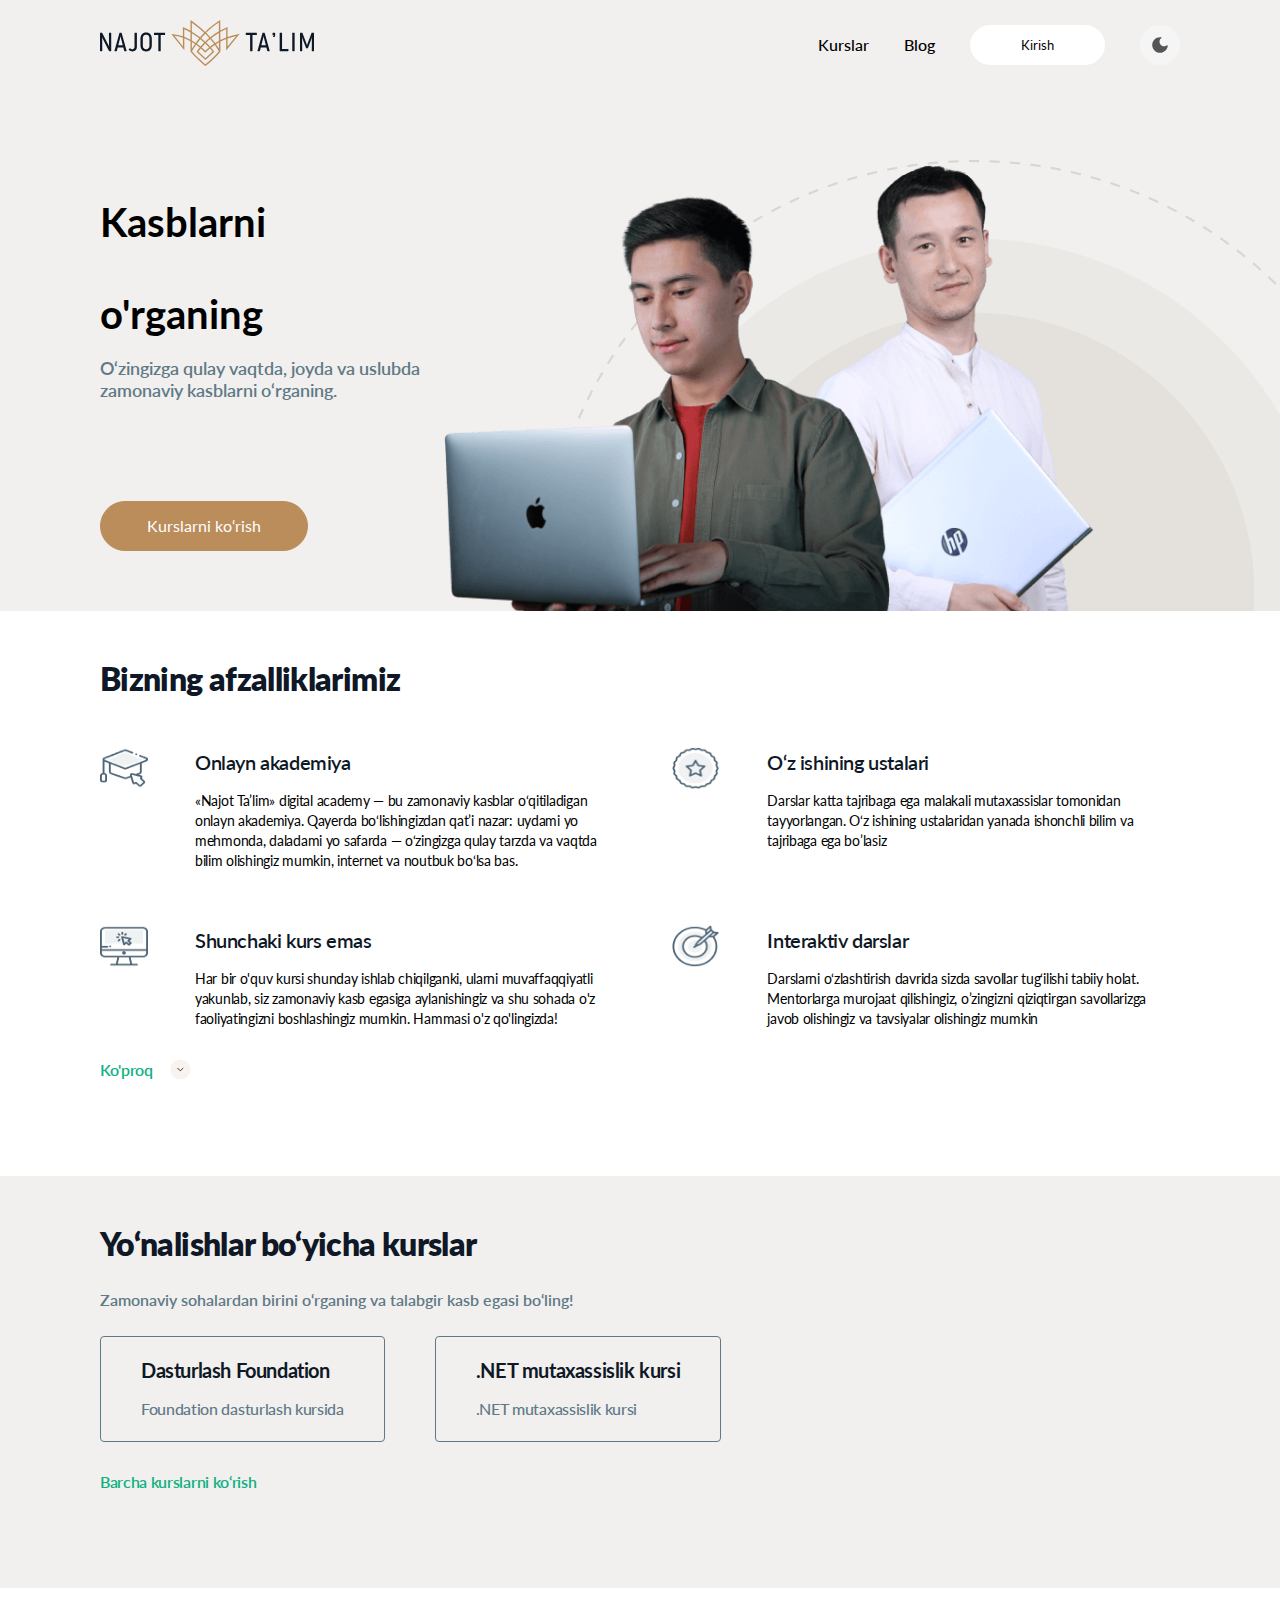
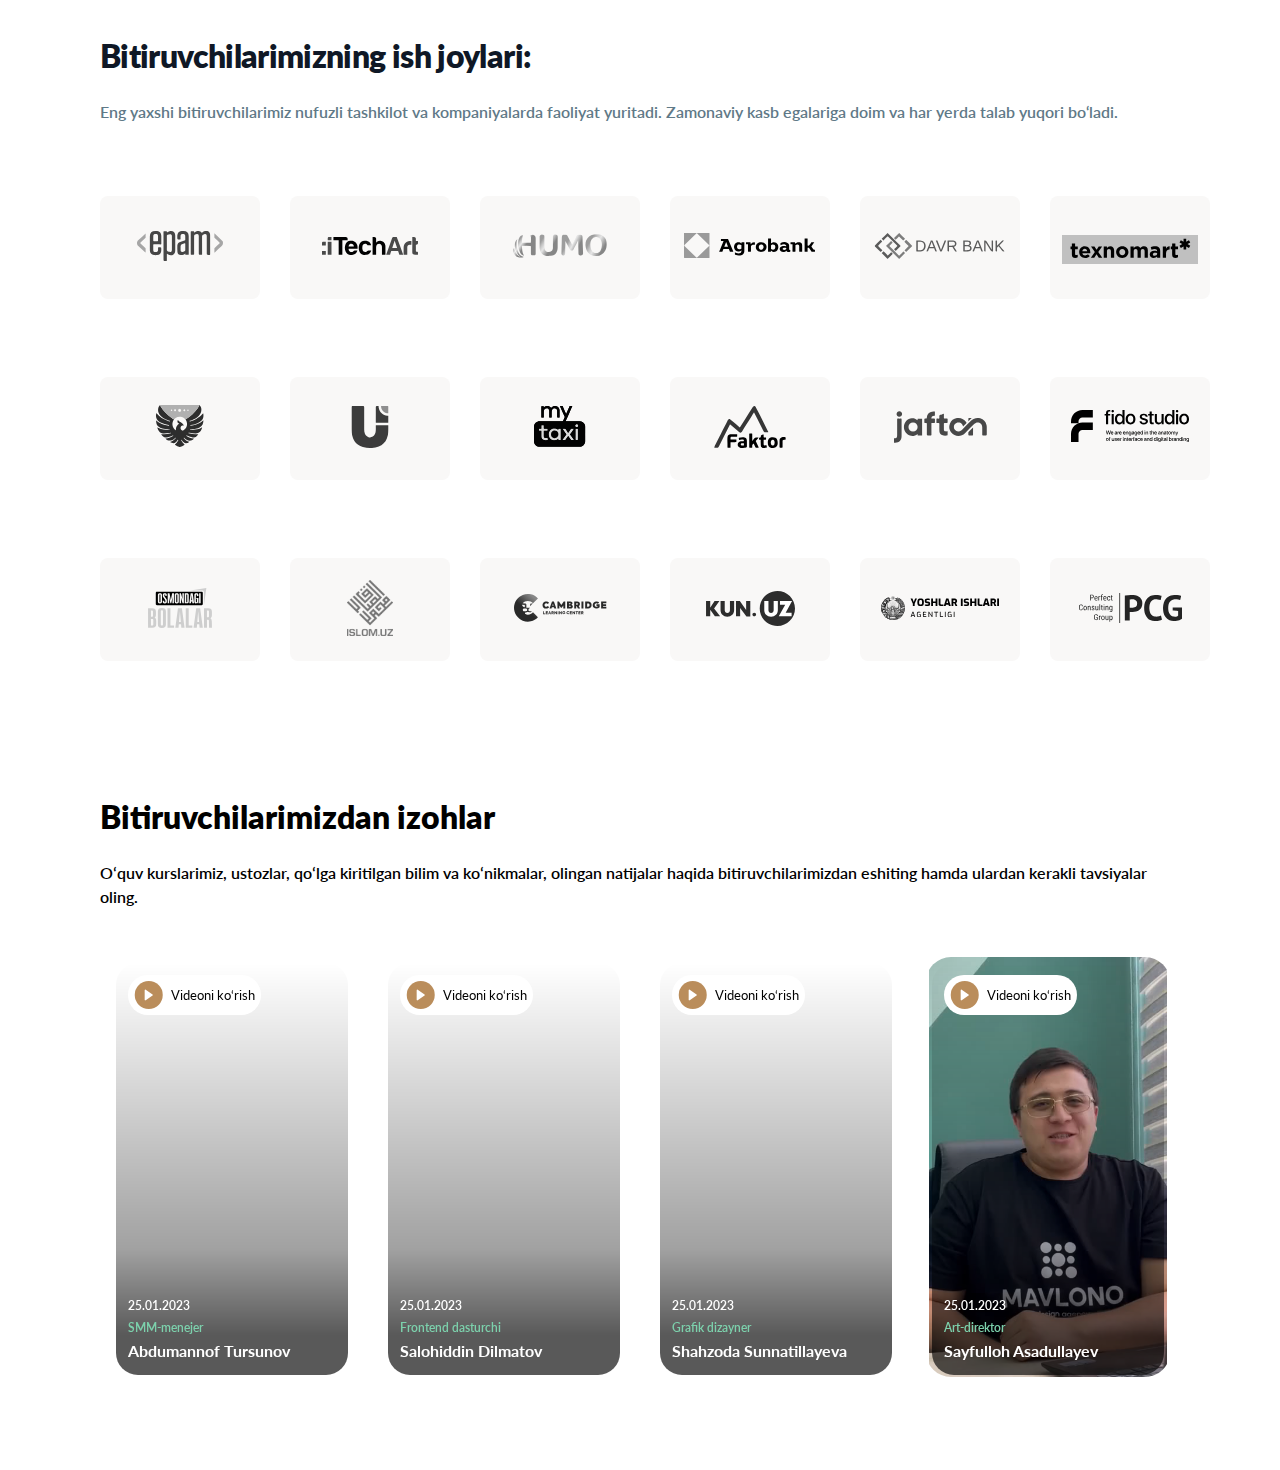
<file: index.html>
<!DOCTYPE html>
<html lang="uz">

<head>
  <meta charset="UTF-8" />
  <meta http-equiv="X-UA-Compatible" content="IE=edge" />
  <meta name="description" content="Agentlik sayti" />
  <meta name="viewport" content="width=device-width, initial-scale=1.0" />
  <link rel="preconnect" href="https://fonts.googleapis.com">
  <link rel="preconnect" href="https://fonts.gstatic.com" crossorigin>
  <link href="https://fonts.googleapis.com/css2?family=DM+Sans:wght@500&family=Lato:wght@300;400;700;900&display=swap"
    rel="stylesheet">
  <link rel="stylesheet" href="https://cdnjs.cloudflare.com/ajax/libs/font-awesome/6.4.0/css/all.min.css"
    integrity="sha512-iecdLmaskl7CVkqkXNQ/ZH/XLlvWZOJyj7Yy7tcenmpD1ypASozpmT/E0iPtmFIB46ZmdtAc9eNBvH0H/ZpiBw=="
    crossorigin="anonymous" referrerpolicy="no-referrer" />
  <title>Agency</title>

  <!-- Unicons link -->

  <link rel="stylesheet" href="https://unicons.iconscout.com/release/v4.0.0/css/line.css" />
  <link rel="stylesheet" href="https://unicons.iconscout.com/release/v4.0.0/css/solid.css" />
  <link rel="stylesheet" href="https://unicons.iconscout.com/release/v4.0.0/css/thinline.css" />

  <!-- style css -->

  <link rel="stylesheet" href="scss/style.css" />
</head>

<body>
  <div class="header-top">
    <div class="navbar">
      <div class="container">
        <div class="navbar__wrap">
          <div class="logo">
            <img src="./images/svg/Clip path group.svg" alt="logo">
          </div>
          <nav class="nav">
            <ul>
              <li><a href="https://najottalim.uz/courses">Kurslar</a></li>
              <li><a href="https://najottalim.uz/blog">Blog</a></li>
            </ul>
            <button class="kirish-btn">Kirish</button>
            <button class="mode-btn"><img src="./images/svg/Icon.svg" alt="dark-mode"></button>
          </nav>
        </div>
      </div>
    </div>
  </div>

  <header class="header">
    <div class="container">
      <div class="header__wrap">
        <div class="header__texts">
          <div class="header__title">
            <h1>Kasblarni
              <span class="span span1">"Najot Ta'limda" <b>da</b> </span>
              <span class="span span2">mutaxasislardan</span>
              <span class="span span3">online</span>
              <span class="span span4">istalgan nuqtada</span>
              <span class="block">__</span>
            </h1>
            <h1>o'rganing</h1>
          </div>
          <p>O‘zingizga qulay vaqtda, joyda va uslubda <br>
            zamonaviy kasblarni o‘rganing.</p>
          <button>Kurslarni ko‘rish</button>
        </div>
        <div class="header__img">
          <img src="./images/png/div.hero.png" alt="hero" class="hero">
        </div>
      </div>
    </div>
  </header>
  <div class="sect">
    <section class="advantages">
      <div class="container">
        <h2>Bizning afzalliklarimiz</h2>
        <div class="grid-container advantages__contents">
          <div class="grid-item advantages__content grid-container">
            <img src="images/png/online-academy.png" alt="online-academy">
            <div class="info">
              <h4>Onlayn akademiya</h4>
              <p>«Najot Ta’lim» digital academy — bu zamonaviy kasblar o‘qitiladigan onlayn
                akademiya. Qayerda bo‘lishingizdan qat’i nazar: uydami yo mehmonda,
                daladami yo safarda — o‘zingizga qulay tarzda va vaqtda bilim olishingiz
                mumkin, internet va noutbuk bo‘lsa bas.</p>
            </div>
          </div>
          <div class="grid-item advantages__content grid-container">
            <img src="images/png/icon-master-star.png" alt="master-star">
            <div class="info">
              <h4>O‘z ishining ustalari</h4>
              <p>Darslar katta tajribaga ega malakali mutaxassislar tomonidan tayyorlangan.
                O‘z ishining ustalaridan yanada ishonchli bilim va tajribaga ega bo’lasiz</p>
            </div>
          </div>
          <div class="grid-item advantages__content grid-container">
            <img src="images/png/laptop.png" alt="laptop">
            <div class="info">
              <h4>Shunchaki kurs emas</h4>
              <p>Har bir o'quv kursi shunday ishlab chiqilganki, ularni muvaffaqqiyatli yakunlab, siz
                zamonaviy kasb egasiga aylanishingiz va shu sohada o'z faoliyatingizni boshlashingiz mumkin.
                Hammasi o'z qo'lingizda!</p>
            </div>
          </div>
          <div class="grid-item advantages__content grid-container">
            <img src="images/png/target.png" alt="icon target">
            <div class="info">
              <h4>Interaktiv darslar</h4>
              <p>Darslarni o‘zlashtirish davrida sizda savollar tug‘ilishi tabiiy holat.
                Mentorlarga murojaat qilishingiz, o’zingizni qiziqtirgan savollarizga javob
                olishingiz va tavsiyalar olishingiz mumkin</p>
            </div>
          </div>
          <div class="grid-item advantages__content grid-container rests">
            <img src="images/png/target.png" alt="icon target">
            <div class="info">
              <h4>Interaktiv darslar</h4>
              <p>Darslarni o‘zlashtirish davrida sizda savollar tug‘ilishi tabiiy holat.
                Mentorlarga murojaat qilishingiz, o’zingizni qiziqtirgan savollarizga javob
                olishingiz va tavsiyalar olishingiz mumkin</p>
            </div>
          </div>
          <div class="grid-item advantages__content grid-container rests">
            <img src="images/png/target.png" alt="icon target">
            <div class="info">
              <h4>Interaktiv darslar</h4>
              <p>Darslarni o‘zlashtirish davrida sizda savollar tug‘ilishi tabiiy holat.
                Mentorlarga murojaat qilishingiz, o’zingizni qiziqtirgan savollarizga javob
                olishingiz va tavsiyalar olishingiz mumkin</p>
            </div>
          </div>
          <div class="grid-item advantages__content grid-container rests">
            <img src="images/png/target.png" alt="icon target">
            <div class="info">
              <h4>Interaktiv darslar</h4>
              <p>Darslarni o‘zlashtirish davrida sizda savollar tug‘ilishi tabiiy holat.
                Mentorlarga murojaat qilishingiz, o’zingizni qiziqtirgan savollarizga javob
                olishingiz va tavsiyalar olishingiz mumkin</p>
            </div>
          </div>
          <div class="grid-item advantages__content grid-container rests">
            <img src="images/png/target.png" alt="icon target">
            <div class="info">
              <h4>Interaktiv darslar</h4>
              <p>Darslarni o‘zlashtirish davrida sizda savollar tug‘ilishi tabiiy holat.
                Mentorlarga murojaat qilishingiz, o’zingizni qiziqtirgan savollarizga javob
                olishingiz va tavsiyalar olishingiz mumkin</p>
            </div>
          </div>
          <div class="grid-item advantages__content grid-container rests">
            <img src="images/png/target.png" alt="icon target">
            <div class="info">
              <h4>Interaktiv darslar</h4>
              <p>Darslarni o‘zlashtirish davrida sizda savollar tug‘ilishi tabiiy holat.
                Mentorlarga murojaat qilishingiz, o’zingizni qiziqtirgan savollarizga javob
                olishingiz va tavsiyalar olishingiz mumkin</p>
            </div>
          </div>
          <div class="grid-item advantages__content grid-container rests">
            <img src="images/png/target.png" alt="icon target">
            <div class="info">
              <h4>Interaktiv darslar</h4>
              <p>Darslarni o‘zlashtirish davrida sizda savollar tug‘ilishi tabiiy holat.
                Mentorlarga murojaat qilishingiz, o’zingizni qiziqtirgan savollarizga javob
                olishingiz va tavsiyalar olishingiz mumkin</p>
            </div>
          </div>

        </div>

        <a id="Adv-show" class="show-more">
          <span>Ko'proq</span>
          <img src="images/icons/icon-arrow.svg" alt="arrow">
        </a>
      </div>
    </section>


    <section class="cources">
      <div class="container">
        <h2>Yo‘nalishlar bo‘yicha kurslar</h2>
        <p class="sect__p">Zamonaviy sohalardan birini o‘rganing va talabgir kasb egasi bo‘ling!</p>
        <div class="cources__wrapper">
          <a class="cources__card" href="#">
            <h5>Dasturlash Foundation</h5>
            <p>Foundation dasturlash kursida </p>
          </a>
          <a href="#" class="cources__card">
            <h5>.NET mutaxassislik kursi</h5>
            <p>.NET mutaxassislik kursi</p>
          </a>
        </div>
        <a href="https://najottalim.uz/courses" class="show-more">Barcha kurslarni ko‘rish</a>

      </div>
    </section>

    <section class="workplace">
      <div class="container">
        <h2>
          Bitiruvchilarimizning ish joylari:
        </h2>
        <p class="sect__p">
          Eng yaxshi bitiruvchilarimiz nufuzli tashkilot va kompaniyalarda faoliyat yuritadi. Zamonaviy kasb
          egalariga
          doim va har yerda talab yuqori bo‘ladi.
        </p>
        <div class="workplace__inner grid-container">
          <div class="workplace__box">
            <img src="images/svg/logo-epam.svg" alt="EPAM (MY FUTURE)">
          </div>
          <div class="workplace__box">
            <img src="images/svg/logo-itechart.svg" alt="itechart">
          </div>
          <div class="workplace__box">
            <img src="images/svg/logo-humo.svg" alt="Humo">
          </div>
          <div class="workplace__box">
            <img src="images/svg/logo-agrobank.svg" alt="Agrobank">
          </div>
          <div class="workplace__box">
            <img src="images/svg/logo-davr.svg" alt="Davrbank">
          </div>
          <div class="workplace__box">
            <img src="images/svg/logo-texnomart.svg" alt="texnomart">
          </div>
          <div class="workplace__box">
            <img src="images/svg/logo-soliq.svg" alt="soliquz">
          </div>
          <div class="workplace__box">
            <img src="images/svg/logo-uzcard.svg" alt="Uzcard">
          </div>
          <div class="workplace__box">
            <img src="images/svg/logo-my-taxi.svg" alt="My Taxi">
          </div>
          <div class="workplace__box">
            <img src="images/svg/logo-mfaktor.svg" alt="MFaktor">
          </div>
          <div class="workplace__box">
            <img src="images/svg/logo-jafton.svg" alt="Jafton">
          </div>
          <div class="workplace__box">
            <img src="images/svg/logo-fido.svg" alt="Fido studio">
          </div>
          <div class="workplace__box">
            <img src="images/svg/logo-ob.svg" alt="Osmondagi bolalar">
          </div>
          <div class="workplace__box">
            <img src="images/svg/logo-islomuz.svg" alt="Islom.uz">
          </div>
          <div class="workplace__box">
            <img src="images/svg/logo-cambridge.svg" alt="Cambridge">
          </div>
          <div class="workplace__box">
            <img src="images/svg/kunuz.svg" alt="Kun.uz">
          </div>
          <div class="workplace__box">
            <img src="images/svg/yoshlar-ishlari.svg" alt="yoshlar-ishlari">
          </div>
          <div class="workplace__box">
            <img src="images/svg/pcg-active.svg" alt="PCG">
          </div>
        </div>
      </div>
  
    </section>
  </div>

  

  <section class="section_videos">
    <div class="container">
      <h2>Bitiruvchilarimizdan izohlar</h2>
      <p>Oʻquv kurslarimiz, ustozlar, qoʻlga kiritilgan bilim va koʻnikmalar, olingan natijalar haqida
        bitiruvchilarimizdan eshiting hamda ulardan kerakli tavsiyalar oling.</p>
      <div class="section_videos__wrap">
        <div class="section_videos__wrap-content content1">
          <video class="myVideo" aria-controls="play" src="./images/videos/video-1.mp4"></video>
          <div class="filter">
            <button class="myBtn"><img src="./images/svg/button.reviews__item-icon.svg" alt="play">Videoni
              ko‘rish</button>
            <div class="section_videos__wrap-content-text">
              <div class="date">25.01.2023</div>
              <div class="job">SMM-menejer</div>
              <div class="fullname">Abdumannof Tursunov</div>
            </div>
          </div>
        </div>
        <div class="section_videos__wrap-content content1">
          <video class="myVideo" aria-controls="play" src="./images/videos/video-2.mp4"></video>
          <div class="filter">
            <button class="myBtn"><img src="./images/svg/button.reviews__item-icon.svg" alt="play">Videoni
              ko‘rish</button>
            <div class="section_videos__wrap-content-text">
              <div class="date">25.01.2023</div>
              <div class="job">Frontend dasturchi</div>
              <div class="fullname">Salohiddin Dilmatov</div>
            </div>
          </div>
        </div>
        <div class="section_videos__wrap-content content1">
          <video class="myVideo" aria-controls="play" src="./images/videos/video-3.mp4"></video>
          <div class="filter">
            <button class="myBtn"><img src="./images/svg/button.reviews__item-icon.svg" alt="play">Videoni
              ko‘rish</button>
            <div class="section_videos__wrap-content-text">
              <div class="date">25.01.2023</div>
              <div class="job">Grafik dizayner</div>
              <div class="fullname">Shahzoda Sunnatillayeva</div>
            </div>
          </div>
        </div>
        <div class="section_videos__wrap-content content1">
          <video class="myVideo" aria-controls="play" src="./images/videos/video-4.mp4"></video>
          <div class="filter">
            <button class="myBtn"><img src="./images/svg/button.reviews__item-icon.svg" alt="play">Videoni
              ko‘rish</button>
            <div class="section_videos__wrap-content-text">
              <div class="date">25.01.2023</div>
              <div class="job">Art-direktor</div>
              <div class="fullname">Sayfulloh Asadullayev</div>
            </div>
          </div>
        </div>
      </div>
    </div>
  </section>
  </div>
  <script type="module" src="./main.js"></script>
  <script>
    let myElements = document.querySelectorAll(".rests");
    let myButton = document.getElementById("Adv-show");

    myButton.addEventListener("click", function () {
      myElements.forEach(function (element) {
        element.classList.toggle("hidden");
      });
      myButton.innerHTML = "Qisqartirish";
    });

    function myFunction() {
      var playVideo = document.getElementById('myVideo');
      var button = document.getElementById('myBtn');

      if (playVideo.paused) {
        playVideo.play();
        button.innerHTML = "pause";
      } else {
        button.innerHTML = "play";
        playVideo.pause();
      }
    };
  </script>
</body>

</html>
</file>
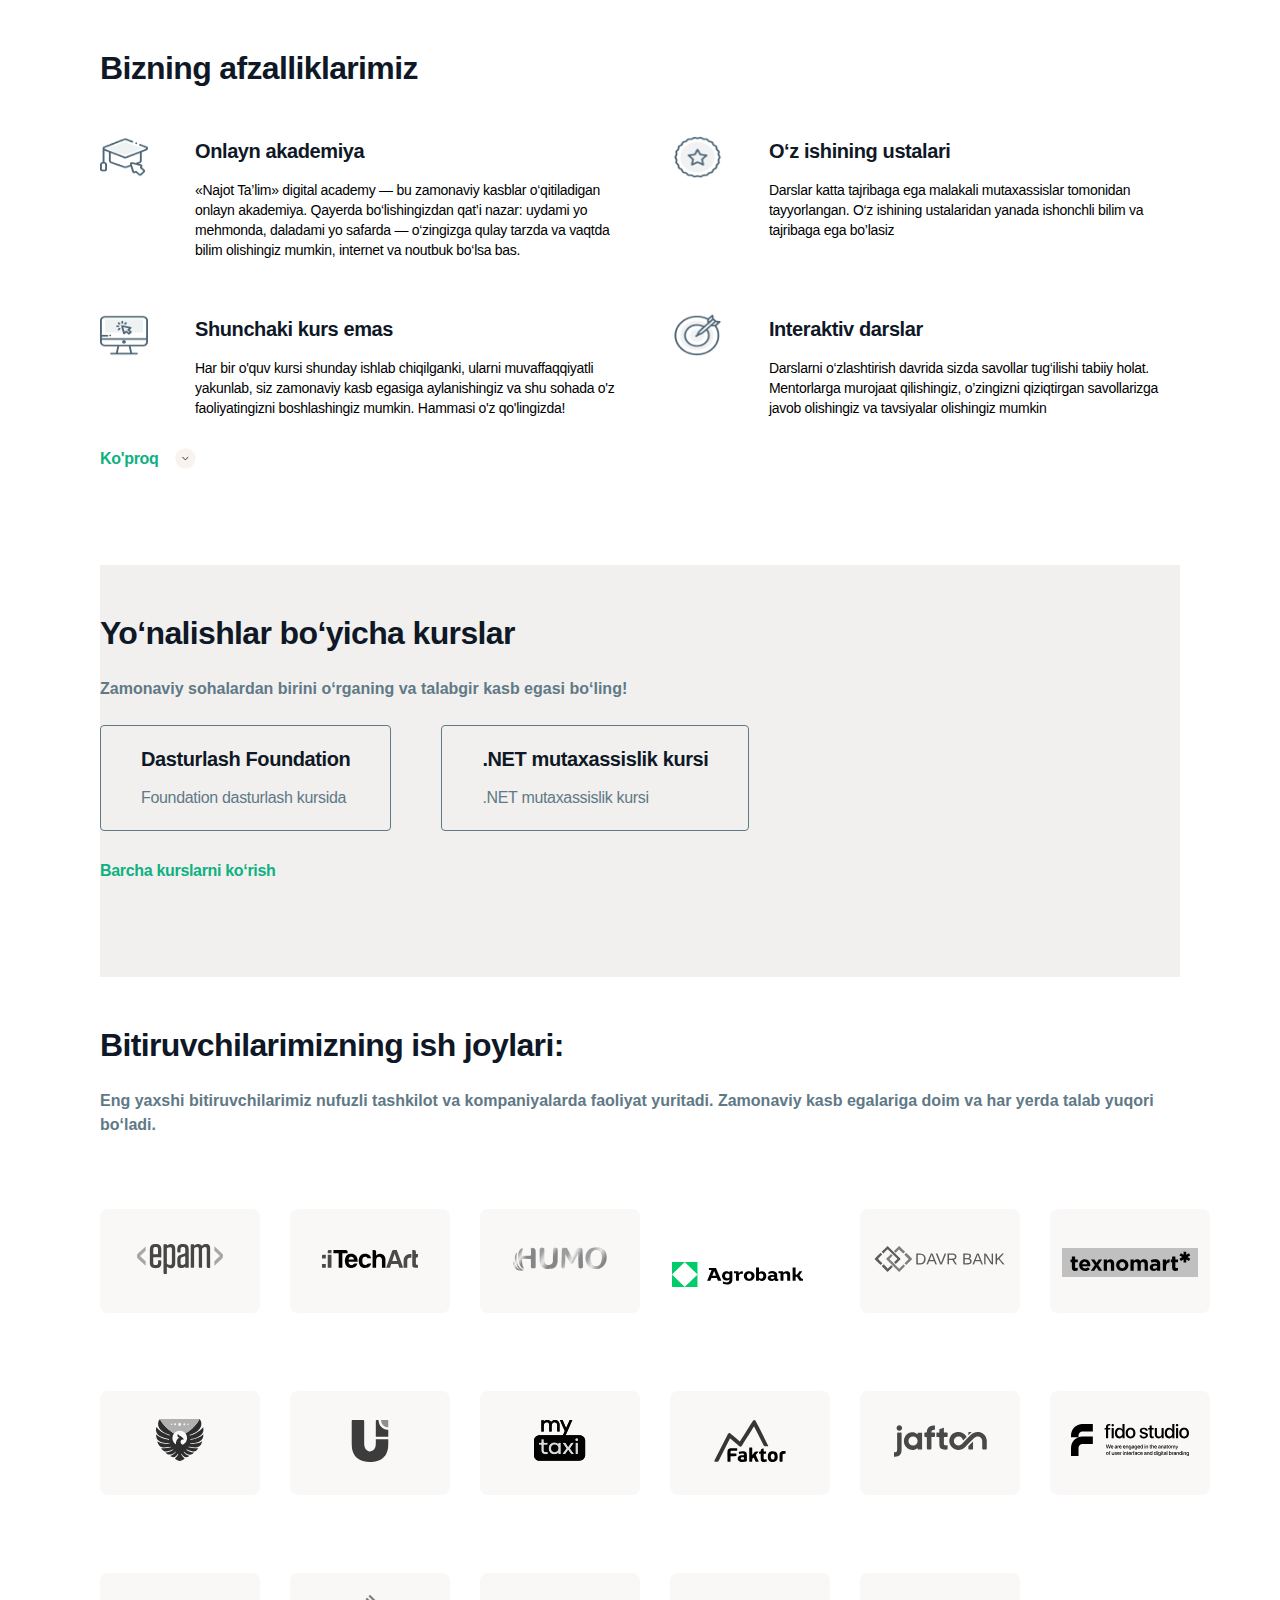
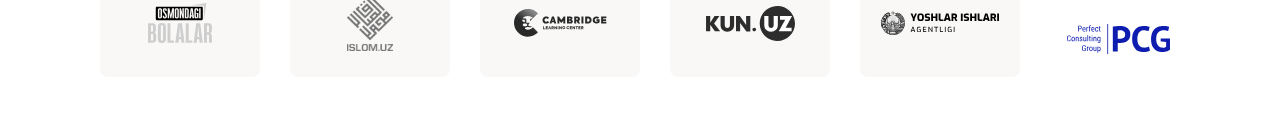
<file: section.html>
<!DOCTYPE html>
<html lang="en">

<head>
    <meta charset="UTF-8">
    <meta http-equiv="X-UA-Compatible" content="IE=edge">
    <meta name="viewport" content="width=device-width, initial-scale=1.0">
    <title>Document</title>
    <link rel="stylesheet" href="scss/style.css">
</head>

<body>
    <div class="container sect">
        <section class="advantages">
            <h2>Bizning afzalliklarimiz</h2>
            <div class="grid-container advantages__contents">
                <div class="grid-item advantages__content grid-container">
                    <img src="images/png/online-academy.png" alt="online-academy">
                    <div class="info">
                        <h4>Onlayn akademiya</h4>
                        <p>«Najot Ta’lim» digital academy — bu zamonaviy kasblar o‘qitiladigan onlayn
                            akademiya. Qayerda bo‘lishingizdan qat’i nazar: uydami yo mehmonda,
                            daladami yo safarda — o‘zingizga qulay tarzda va vaqtda bilim olishingiz
                            mumkin, internet va noutbuk bo‘lsa bas.</p>
                    </div>
                </div>
                <div class="grid-item advantages__content grid-container">
                    <img src="images/png/icon-master-star.png" alt="master-star">
                    <div class="info">
                        <h4>O‘z ishining ustalari</h4>
                        <p>Darslar katta tajribaga ega malakali mutaxassislar tomonidan tayyorlangan.
                            O‘z ishining ustalaridan yanada ishonchli bilim va tajribaga ega bo’lasiz</p>
                    </div>
                </div>
                <div class="grid-item advantages__content grid-container">
                    <img src="images/png/laptop.png" alt="laptop">
                    <div class="info">
                        <h4>Shunchaki kurs emas</h4>
                        <p>Har bir o'quv kursi shunday ishlab chiqilganki, ularni muvaffaqqiyatli yakunlab, siz
                            zamonaviy kasb egasiga aylanishingiz va shu sohada o'z faoliyatingizni boshlashingiz mumkin.
                            Hammasi o'z qo'lingizda!</p>
                    </div>
                </div>
                <div class="grid-item advantages__content grid-container">
                    <img src="images/png/target.png" alt="icon target">
                    <div class="info">
                        <h4>Interaktiv darslar</h4>
                        <p>Darslarni o‘zlashtirish davrida sizda savollar tug‘ilishi tabiiy holat.
                            Mentorlarga murojaat qilishingiz, o’zingizni qiziqtirgan savollarizga javob
                            olishingiz va tavsiyalar olishingiz mumkin</p>
                    </div>
                </div>
                <div class="grid-item advantages__content grid-container rests">
                    <img src="images/png/target.png" alt="icon target">
                    <div class="info">
                        <h4>Interaktiv darslar</h4>
                        <p>Darslarni o‘zlashtirish davrida sizda savollar tug‘ilishi tabiiy holat.
                            Mentorlarga murojaat qilishingiz, o’zingizni qiziqtirgan savollarizga javob
                            olishingiz va tavsiyalar olishingiz mumkin</p>
                    </div>
                </div>
                <div class="grid-item advantages__content grid-container rests">
                    <img src="images/png/target.png" alt="icon target">
                    <div class="info">
                        <h4>Interaktiv darslar</h4>
                        <p>Darslarni o‘zlashtirish davrida sizda savollar tug‘ilishi tabiiy holat.
                            Mentorlarga murojaat qilishingiz, o’zingizni qiziqtirgan savollarizga javob
                            olishingiz va tavsiyalar olishingiz mumkin</p>
                    </div>
                </div>
                <div class="grid-item advantages__content grid-container rests">
                    <img src="images/png/target.png" alt="icon target">
                    <div class="info">
                        <h4>Interaktiv darslar</h4>
                        <p>Darslarni o‘zlashtirish davrida sizda savollar tug‘ilishi tabiiy holat.
                            Mentorlarga murojaat qilishingiz, o’zingizni qiziqtirgan savollarizga javob
                            olishingiz va tavsiyalar olishingiz mumkin</p>
                    </div>
                </div>
                <div class="grid-item advantages__content grid-container rests">
                    <img src="images/png/target.png" alt="icon target">
                    <div class="info">
                        <h4>Interaktiv darslar</h4>
                        <p>Darslarni o‘zlashtirish davrida sizda savollar tug‘ilishi tabiiy holat.
                            Mentorlarga murojaat qilishingiz, o’zingizni qiziqtirgan savollarizga javob
                            olishingiz va tavsiyalar olishingiz mumkin</p>
                    </div>
                </div>
                <div class="grid-item advantages__content grid-container rests">
                    <img src="images/png/target.png" alt="icon target">
                    <div class="info">
                        <h4>Interaktiv darslar</h4>
                        <p>Darslarni o‘zlashtirish davrida sizda savollar tug‘ilishi tabiiy holat.
                            Mentorlarga murojaat qilishingiz, o’zingizni qiziqtirgan savollarizga javob
                            olishingiz va tavsiyalar olishingiz mumkin</p>
                    </div>
                </div>
                <div class="grid-item advantages__content grid-container rests">
                    <img src="images/png/target.png" alt="icon target">
                    <div class="info">
                        <h4>Interaktiv darslar</h4>
                        <p>Darslarni o‘zlashtirish davrida sizda savollar tug‘ilishi tabiiy holat.
                            Mentorlarga murojaat qilishingiz, o’zingizni qiziqtirgan savollarizga javob
                            olishingiz va tavsiyalar olishingiz mumkin</p>
                    </div>
                </div>

            </div>

            <a href="#" id="Adv-show" class="show-more">
                <span>Ko'proq</span>
                <img src="images/icons/icon-arrow.svg" alt="arrow">
            </a>
        </section>

        <section class="cources">
            <h2>Yo‘nalishlar bo‘yicha kurslar</h2>
            <p class="sect__p">Zamonaviy sohalardan birini o‘rganing va talabgir kasb egasi bo‘ling!</p>
            <div class="cources__wrapper">
                <a class="cources__card" href="#">
                    <h5>Dasturlash Foundation</h5>
                    <p>Foundation dasturlash kursida </p>
                </a>
                <a href="#" class="cources__card">
                    <h5>.NET mutaxassislik kursi</h5>
                    <p>.NET mutaxassislik kursi</p>
                </a>

            </div>
            <a href="https://najottalim.uz/courses" class="show-more">Barcha kurslarni ko‘rish</a>
        </section>
        <section class="workplace">
            <h2>
                Bitiruvchilarimizning ish joylari:
            </h2>
            <p class="sect__p">
                Eng yaxshi bitiruvchilarimiz nufuzli tashkilot va kompaniyalarda faoliyat yuritadi. Zamonaviy kasb
                egalariga
                doim va har yerda talab yuqori bo‘ladi.
            </p>
            <div class="workplace__inner grid-container">
                <div class="workplace__box">
                    <img src="images/svg/logo-epam.svg" alt="EPAM (MY FUTURE)">
                </div>
                <div class="workplace__box">
                    <img src="images/svg/logo-itechart.svg" alt="itechart">
                </div>
                <div class="workplace__box">
                    <img src="images/svg/logo-humo.svg" alt="Humo">
                </div>
                <div class="worklaplace__box">
                    <img src="images/svg/logo-agrobank.svg" alt="Agrobank">
                </div>
                <div class="workplace__box">
                    <img src="images/svg/logo-davr.svg" alt="Davrbank">
                </div>
                <div class="workplace__box">
                    <img src="images/svg/logo-texnomart.svg" alt="texnomart">
                </div>
                <div class="workplace__box">
                    <img src="images/svg/logo-soliq.svg" alt="soliquz">
                </div>
                <div class="workplace__box">
                    <img src="images/svg/logo-uzcard.svg" alt="Uzcard">
                </div>
                <div class="workplace__box">
                    <img src="images/svg/logo-my-taxi.svg" alt="My Taxi">
                </div>
                <div class="workplace__box">
                    <img src="images/svg/logo-mfaktor.svg" alt="MFaktor">
                </div>
                <div class="workplace__box">
                    <img src="images/svg/logo-jafton.svg" alt="Jafton">
                </div>
                <div class="workplace__box">
                    <img src="images/svg/logo-fido.svg" alt="Fido studio">
                </div>
                <div class="workplace__box">
                    <img src="images/svg/logo-ob.svg" alt="Osmondagi bolalar">
                </div>
                <div class="workplace__box">
                    <img src="images/svg/logo-islomuz.svg" alt="Islom.uz">
                </div>
                <div class="workplace__box">
                    <img src="images/svg/logo-cambridge.svg" alt="Cambridge">
                </div>
                <div class="workplace__box">
                    <img src="images/svg/kunuz.svg" alt="Kun.uz">
                </div>
                <div class="workplace__box">
                    <img src="images/svg/yoshlar-ishlari.svg" alt="yoshlar-ishlari">
                </div>
                <div class="worklaplace__box">
                    <img src="images/svg/pcg-active.svg" alt="PCG">
                </div>
            </div>

        </section>
    </div>
    <script src="main.js"></script>
</body>

</html>
</file>
<file: scss/style.css>
.container {
  max-width: 1120px;
  padding: 0 20px !important;
  margin: 0 auto !important;
}

* {
  margin: 0;
  padding: 0;
  box-sizing: border-box;
  font-family: "DM Sans", sans-serif;
  font-family: "Lato", sans-serif;
}

body.light {
  background: url("../../images/home/bg-light.png"), rgba(255, 255, 255, 0.8);
}
body.light * {
  color: #000 !important;
}
body.light .navbar {
  background: rgba(23, 25, 29, 0.1) !important;
}
body.light .navbar-brand img {
  content: url("../../images/navbar/dark-logo.svg");
}
body.light .navbar-link:hover {
  color: #6911ad !important;
}
body.light .navbar__right-mode {
  background-color: #fff;
}
body.light .navbar__right-mode .mode-btn.active i {
  color: #fff !important;
}
body.light .navbar__right-call {
  color: #fff !important;
}
body.light .navbar__right-call:hover {
  color: #6911ad !important;
}
body.light .navbar-shrink {
  background-color: rgba(0, 0, 0, 0.3) !important;
}
@media (max-width: 1200px) {
  body.light .navbar .offcanvas {
    background: rgba(243, 243, 243, 0.5) !important;
  }
}
body.light .card {
  background: rgba(243, 243, 243, 0.5) !important;
}
body.light .card-content {
  background: rgba(255, 255, 255, 0.9) !important;
}
body.light .services__container {
  background-color: rgba(243, 243, 243, 0.5) !important;
}
body.light .form,
body.light .footer {
  background: rgba(255, 255, 255, 0.9) !important;
}
body.light .footer__logo img {
  content: url("../../images/footer/footer-dark.svg");
}

.header-top {
  position: fixed;
  z-index: 3;
  width: 100vw;
}

.navbar {
  background-color: #f1f0ee;
  padding: 20px 0;
}
.navbar__wrap {
  display: flex;
  justify-content: space-between;
}
.navbar__wrap nav {
  display: flex;
  gap: 35px;
  align-items: center;
}
.navbar__wrap nav ul {
  list-style: none;
  display: flex;
  gap: 35px;
  font-weight: 500;
  font-size: 16px;
  line-height: 22px;
}
.navbar__wrap nav ul a {
  text-decoration: none;
  color: black;
}
.navbar__wrap nav button {
  display: flex;
  align-items: center;
  text-align: center;
}
.navbar__wrap nav .kirish-btn {
  padding: 11px 50px;
  border-radius: 100px;
  background-color: #fff;
  border: 1px solid #fff;
  transition: 0.3s;
}
.navbar__wrap nav .kirish-btn:hover {
  border: 1px solid #ba8d5b;
}
.navbar__wrap nav .mode-btn {
  padding: 12px;
  border-radius: 50%;
  border: none;
  background-color: #f5f5f5;
}

.header {
  background-color: #f1f0ee;
  position: relative;
  background-image: url(../../images/png/bg-hero-illustration.1d0afd66.svg\ \(1\).png);
  background-repeat: no-repeat;
  background-size: auto;
  background-position: 540px 160px;
  overflow: hidden;
}
.header__wrap {
  padding-top: 183px;
}
.header__wrap .hero {
  position: absolute;
  right: -198px;
  bottom: 0;
}
.header__texts {
  margin-top: 16px;
  display: flex;
  flex-direction: column;
  align-items: flex-start;
  padding: 0px;
  gap: 20px;
}
.header__texts h1 {
  font-weight: 700;
  font-size: 40px;
  line-height: 46px;
}
.header__texts h1 .span {
  color: #ba8d5b;
  display: block;
  position: absolute;
  left: 195px;
  top: 250px;
  margin-bottom: 12px;
  opacity: 0;
  -webkit-animation-name: animation;
          animation-name: animation;
  -webkit-animation-iteration-count: infinite;
          animation-iteration-count: infinite;
  -webkit-animation-duration: 13s;
          animation-duration: 13s;
}
.header__texts h1 .span b {
  color: black;
}
.header__texts h1 .span1 {
  -webkit-animation-delay: 1;
          animation-delay: 1;
}
.header__texts h1 .span2 {
  -webkit-animation-delay: 4s;
          animation-delay: 4s;
}
.header__texts h1 .span3 {
  -webkit-animation-delay: 7s;
          animation-delay: 7s;
}
.header__texts h1 .span4 {
  -webkit-animation-delay: 10s;
          animation-delay: 10s;
}
.header__texts h1 .block {
  display: block;
  position: static;
  opacity: 0;
}
@-webkit-keyframes animation {
  0% {
    transform: translateY(-10px);
    opacity: 0;
  }
  10% {
    transform: translateY(0);
    opacity: 1;
  }
  20% {
    transform: translateY(0);
    opacity: 1;
  }
  30% {
    transform: translateY(10px);
    opacity: 0;
  }
}
@keyframes animation {
  0% {
    transform: translateY(-10px);
    opacity: 0;
  }
  10% {
    transform: translateY(0);
    opacity: 1;
  }
  20% {
    transform: translateY(0);
    opacity: 1;
  }
  30% {
    transform: translateY(10px);
    opacity: 0;
  }
}
.header__texts p {
  font-weight: 600;
  font-size: 18px;
  line-height: 22px;
  color: #607987;
}
.header__texts button {
  font-size: 16px;
  line-height: 22px;
  color: #fff;
  background-color: #ba8d5b;
  border: 1px solid #ba8d5b;
  border-radius: 100px;
  padding: 13px 46px;
  margin-top: 80px;
  margin-bottom: 60px;
  transition: 0.3s;
}
.header__texts button:hover {
  background-color: #fff;
  color: black;
}

.footer {
  background-color: #f9f8f7;
  padding: 26px 0 50px;
}
.footer .container {
  display: grid;
  grid-template-columns: 30% 70%;
}
.footer__title {
  font-weight: 700;
  font-size: 16px;
  line-height: 20px;
}
.footer__left p {
  margin-top: 22px;
}
.footer__left-bottom {
  margin-top: 58px;
}
.footer__left-bottom p {
  margin-top: 0;
}
.footer__right {
  padding-top: 10px;
}
.footer__right-wrap {
  display: flex;
  justify-content: space-between;
  padding-bottom: 52px;
}
.footer__right-wrap ul {
  list-style: none;
  color: #607987;
  margin-top: 34px;
  display: flex;
  flex-direction: column;
  font-weight: 600;
  font-size: 14px;
  line-height: 32px;
}
.footer__right-bottom {
  border-top: 1px solid rgba(129, 117, 92, 0.3);
  padding-top: 30px;
  display: flex;
  justify-content: space-between;
}
.footer__right-bottom p {
  margin-top: 16px;
}
.footer__right-bottom .icons {
  display: flex;
  gap: 12px;
  margin-top: 16px;
}
.footer p {
  color: #607987;
  font-weight: 600;
  font-size: 14px;
  line-height: 22px;
}

.section_videos {
  margin-top: 88px;
}
.section_videos h2 {
  font-weight: 800;
  font-size: 32px;
  line-height: 40px;
}
.section_videos p {
  font-weight: 600;
  font-size: 16px;
  line-height: 24px;
  margin-top: 24px;
}
.section_videos__wrap {
  margin-top: 48px;
  padding: 0 10px 90px;
  display: flex;
  justify-content: space-between;
}
.section_videos__wrap-content {
  position: relative;
}
.section_videos__wrap-content .filter {
  position: absolute;
  padding: 12px;
  width: 232px;
  height: 412px;
  top: 6px;
  left: 6px;
  border-radius: 22px;
  background: linear-gradient(180deg, rgba(0, 0, 0, 0) 0%, rgba(0, 0, 0, 0.37) 69.5%, rgba(0, 0, 0, 0.65) 90.34%);
}
.section_videos__wrap-content .filter button {
  padding: 6px;
  display: flex;
  align-items: center;
  gap: 8px;
  background-color: #fff;
  border: none;
  border-radius: 100px;
}
.section_videos__wrap-content .filter-none {
  background: none;
}
.section_videos__wrap-content-text {
  margin-top: 280px;
  color: #fff;
  font-weight: 600;
}
.section_videos__wrap-content-text .date {
  font-size: 12px;
  line-height: 22px;
}
.section_videos__wrap-content-text .job {
  color: #7cd1ac;
  font-size: 12px;
  line-height: 22px;
}
.section_videos__wrap-content-text .fullname {
  font-weight: 700;
  font-size: 16px;
  line-height: 24px;
}
.section_videos__wrap-content video {
  width: 244px;
  height: 420px;
  border-radius: 25px;
}

.grid-container {
  display: grid;
}

a {
  text-decoration: none;
}

.sect h2 {
  font-style: normal;
  font-weight: 800;
  font-size: 32px;
  line-height: 40px;
  display: flex;
  align-items: center;
  letter-spacing: -0.64px;
  color: #0F1826;
  margin-bottom: 24px;
}
.sect__p {
  font-style: normal;
  font-weight: 600;
  font-size: 16px;
  line-height: 24px;
  display: flex;
  align-items: center;
  color: #607987;
  margin-bottom: 24px;
}
.sect .show-more {
  margin-bottom: 48px;
  font-style: normal;
  font-weight: 600;
  font-size: 16px;
  line-height: 20px;
  display: flex;
  align-items: center;
  letter-spacing: -0.32px;
  color: #0EB182;
  margin-top: 30px;
}
.sect .advantages {
  padding: 48px 0;
}
.sect .advantages h2 {
  margin-bottom: 48px;
}
.sect .advantages__contents {
  grid-template-columns: auto auto;
  gap: 54px;
}
.sect .advantages__contents .rests {
  display: none;
}
.sect .advantages__contents .hidden {
  display: grid;
}
.sect .advantages__content {
  grid-template-columns: auto auto;
  -moz-column-gap: 47px;
       column-gap: 47px;
  align-items: flex-start;
}
.sect .advantages__content img {
  width: 48px;
  height: 42px;
}
.sect .advantages__content h4 {
  font-style: normal;
  font-weight: 600;
  font-size: 20px;
  line-height: 30px;
  display: flex;
  align-items: center;
  letter-spacing: -0.4px;
  color: #0F1826;
  margin-bottom: 14px;
  margin-top: 0;
}
.sect .advantages__content p {
  font-style: normal;
  font-weight: 400;
  font-size: 14px;
  line-height: 20px;
  display: flex;
  align-items: center;
  letter-spacing: -0.28px;
}
.sect .advantages .show-more {
  display: flex;
  align-items: center;
  gap: 17px;
}
.sect .advantages .show-more img {
  width: 21px;
  height: 21px;
}
.sect .advantages .show-more img:hover {
  border: 1px solid rgb(209, 121, 50);
  border-radius: 50%;
}
.sect .cources {
  padding: 48px 0;
  background: #F1F0EE;
}
.sect .cources__wrapper {
  display: flex;
  align-items: center;
  gap: 50px;
}
.sect .cources__card {
  display: block;
  padding: 20px 40px;
  border: 1px solid #607987;
  border-radius: 4px;
  transition-delay: 0.5s;
  transition: 2s all;
}
.sect .cources__card h5 {
  margin-bottom: 13px;
}
.sect .cources__card:hover {
  background: hsl(0deg, 0%, 100%);
  border: none;
  box-shadow: 0 0 5px #F9F8F7;
}
.sect .cources__card h5 {
  font-style: normal;
  font-weight: 700;
  font-size: 20px;
  line-height: 27px;
  display: flex;
  align-items: center;
  letter-spacing: -0.4px;
  color: #0F1826;
}
.sect .cources__card p {
  font-style: normal;
  font-weight: 500;
  font-size: 16px;
  line-height: 24px;
  display: flex;
  align-items: center;
  letter-spacing: -0.32px;
  color: #607987;
}
.sect .workplace {
  padding: 48px 0;
}
.sect .workplace__inner {
  grid-template-columns: auto auto auto auto auto auto;
  align-items: flex-end;
  gap: 30px;
}
.sect .workplace__box {
  margin-top: 48px;
  padding: 16px 12px;
  background: #F9F8F7;
  border-radius: 8px;
}
.sect .workplace__box img {
  filter: grayscale(1);
}
.sect .workplace__box:hover img {
  filter: none;
}/*# sourceMappingURL=style.css.map */
</file>
